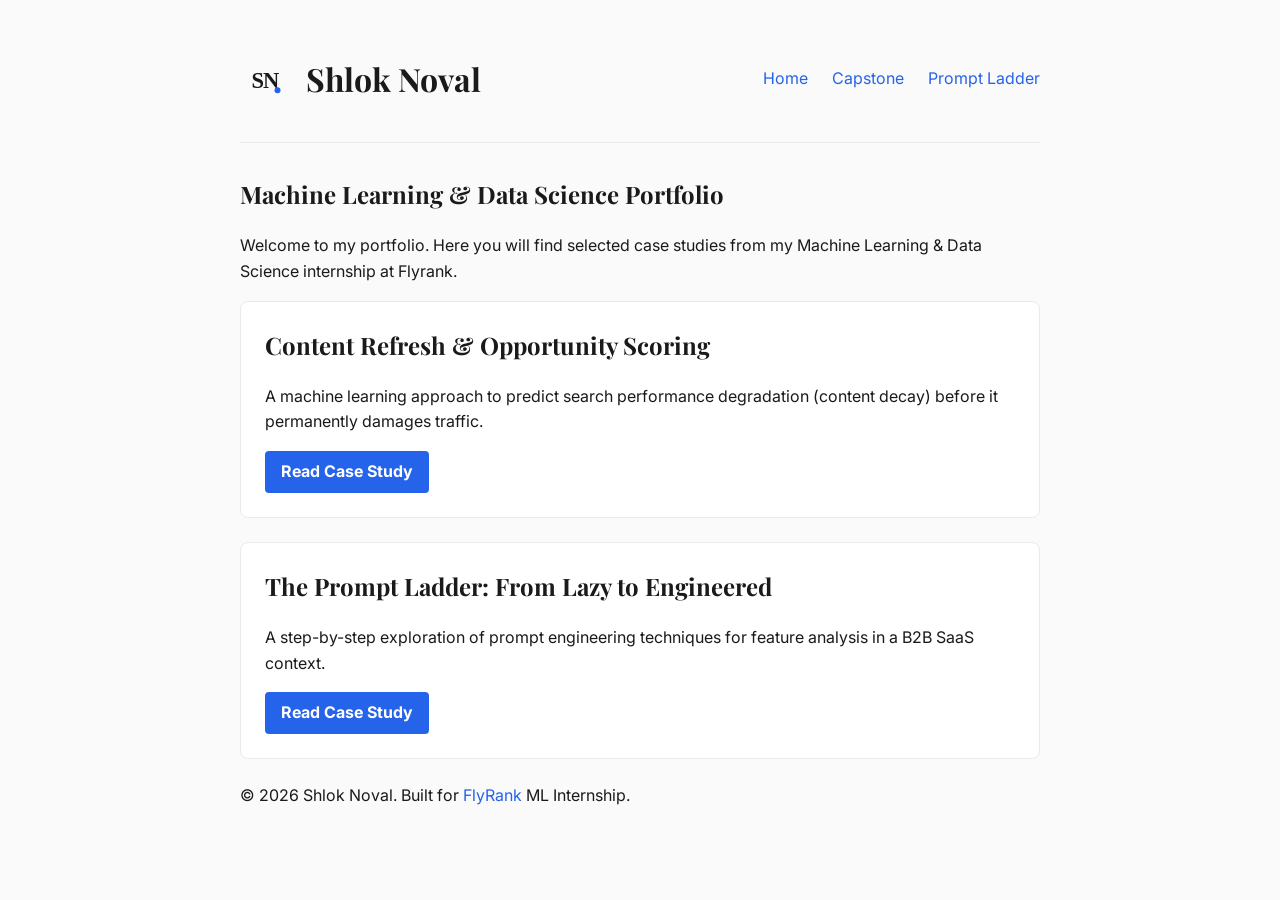
<file: docs/index.html>
<!DOCTYPE html>
<html lang="en">
<head>
    <meta charset="UTF-8">
    <meta name="viewport" content="width=device-width, initial-scale=1.0">
    <title>Shlok Noval - Portfolio</title>
    <link rel="preconnect" href="https://fonts.googleapis.com">
    <link rel="preconnect" href="https://fonts.gstatic.com" crossorigin>
    <link href="https://fonts.googleapis.com/css2?family=Inter:wght@400;600&family=Playfair+Display:wght@400;700&display=swap" rel="stylesheet">
    <link rel="stylesheet" href="css/style.css">
</head>
<body>
    <div class="container">
        <header>
            <div class="logo-container">
                <img src="assets/logo.svg" alt="SN Logo" class="logo">
                <h1>Shlok Noval</h1>
            </div>
            <nav class="nav-links">
                <a href="index.html">Home</a>
                <a href="capstone.html">Capstone</a>
                <a href="prompt-ladder.html">Prompt Ladder</a>
            </nav>
        </header>

        <main>
            <section class="intro">
                <h2>Machine Learning & Data Science Portfolio</h2>
                <p>Welcome to my portfolio. Here you will find selected case studies from my Machine Learning & Data Science internship at Flyrank.</p>
            </section>

            <section class="cases">
                <div class="case-card">
                    <h2>Content Refresh & Opportunity Scoring</h2>
                    <p>A machine learning approach to predict search performance degradation (content decay) before it permanently damages traffic.</p>
                    <a href="capstone.html" class="button">Read Case Study</a>
                </div>

                <div class="case-card">
                    <h2>The Prompt Ladder: From Lazy to Engineered</h2>
                    <p>A step-by-step exploration of prompt engineering techniques for feature analysis in a B2B SaaS context.</p>
                    <a href="prompt-ladder.html" class="button">Read Case Study</a>
                </div>
            </section>
        </main>
        
        <footer>
            <p>&copy; 2026 Shlok Noval. Built for <a href="https://flyrank.ai">FlyRank</a> ML Internship.</p>
        </footer>
    </div>
</body>
</html>
</file>
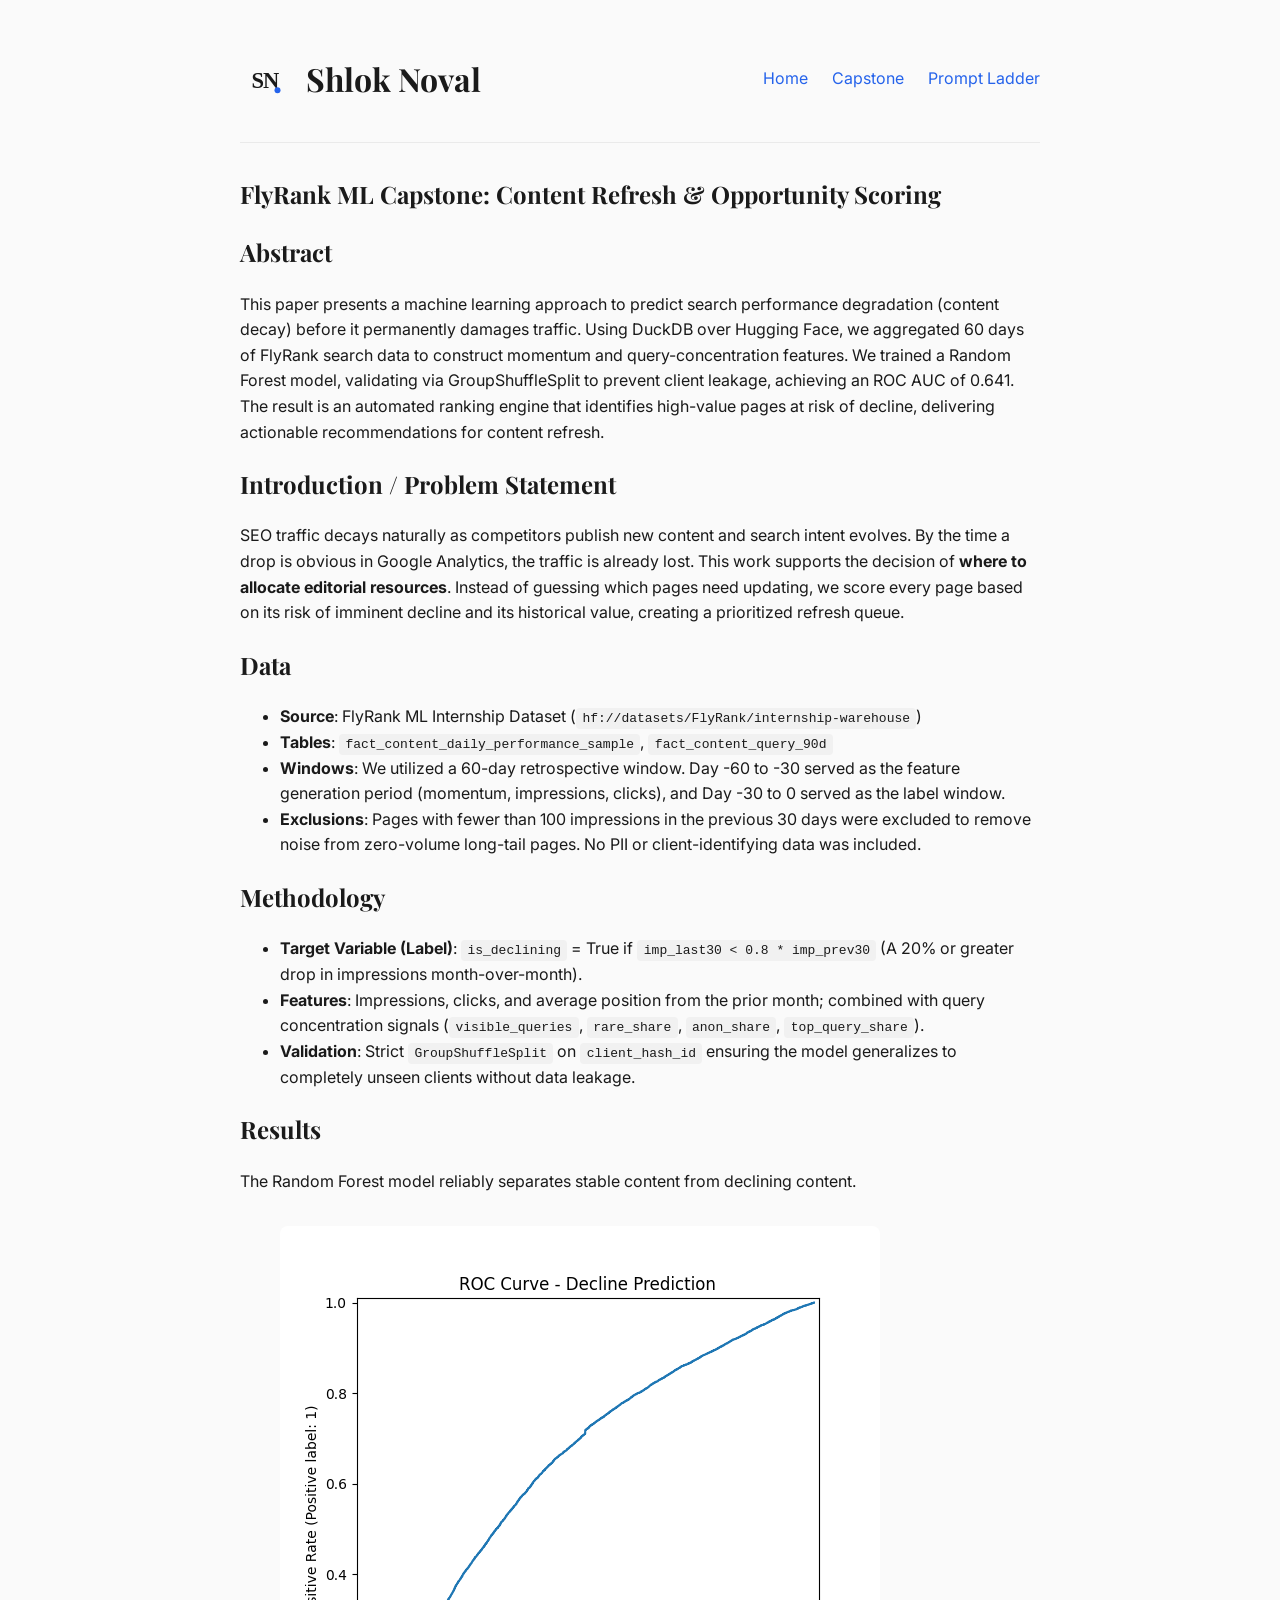
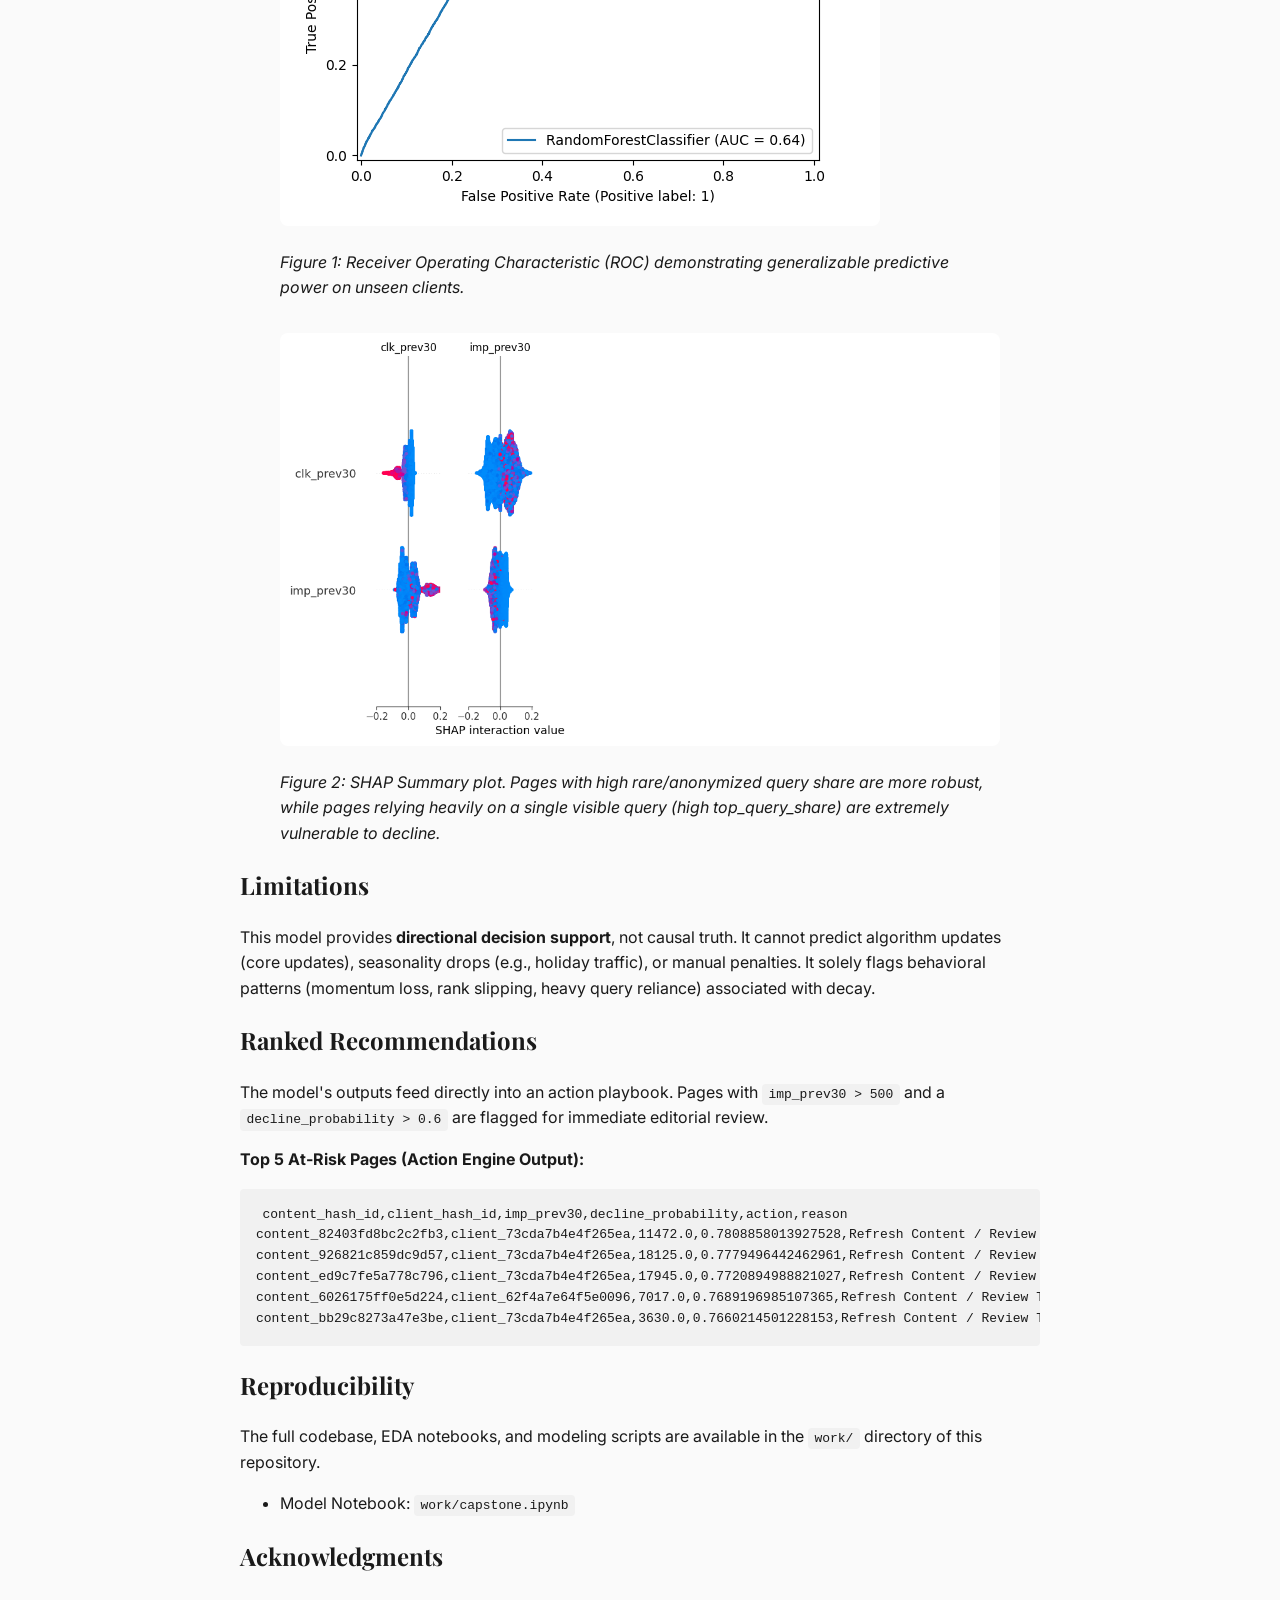
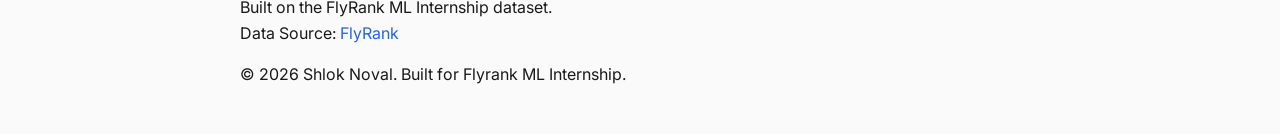
<file: docs/capstone.html>
<!DOCTYPE html>
<html lang="en">
<head>
    <meta charset="UTF-8">
    <meta name="viewport" content="width=device-width, initial-scale=1.0">
    <title>FlyRank ML Capstone - Shlok Noval</title>
    <link rel="preconnect" href="https://fonts.googleapis.com">
    <link rel="preconnect" href="https://fonts.gstatic.com" crossorigin>
    <link href="https://fonts.googleapis.com/css2?family=Inter:wght@400;600&family=Playfair+Display:wght@400;700&display=swap" rel="stylesheet">
    <link rel="stylesheet" href="css/style.css">
</head>
<body>
    <div class="container">
        <header>
            <div class="logo-container">
                <img src="assets/logo.svg" alt="SN Logo" class="logo">
                <h1>Shlok Noval</h1>
            </div>
            <nav class="nav-links">
                <a href="index.html">Home</a>
                <a href="capstone.html">Capstone</a>
                <a href="prompt-ladder.html">Prompt Ladder</a>
            </nav>
        </header>

        <main>
            <article>
                <h1>FlyRank ML Capstone: Content Refresh & Opportunity Scoring</h1>

                <h2>Abstract</h2>
                <p>This paper presents a machine learning approach to predict search performance degradation (content decay) before it permanently damages traffic. Using DuckDB over Hugging Face, we aggregated 60 days of FlyRank search data to construct momentum and query-concentration features. We trained a Random Forest model, validating via GroupShuffleSplit to prevent client leakage, achieving an ROC AUC of 0.641. The result is an automated ranking engine that identifies high-value pages at risk of decline, delivering actionable recommendations for content refresh.</p>

                <h2>Introduction / Problem Statement</h2>
                <p>SEO traffic decays naturally as competitors publish new content and search intent evolves. By the time a drop is obvious in Google Analytics, the traffic is already lost. This work supports the decision of <strong>where to allocate editorial resources</strong>. Instead of guessing which pages need updating, we score every page based on its risk of imminent decline and its historical value, creating a prioritized refresh queue.</p>

                <h2>Data</h2>
                <ul>
                    <li><strong>Source</strong>: FlyRank ML Internship Dataset (<code>hf://datasets/FlyRank/internship-warehouse</code>)</li>
                    <li><strong>Tables</strong>: <code>fact_content_daily_performance_sample</code>, <code>fact_content_query_90d</code></li>
                    <li><strong>Windows</strong>: We utilized a 60-day retrospective window. Day -60 to -30 served as the feature generation period (momentum, impressions, clicks), and Day -30 to 0 served as the label window.</li>
                    <li><strong>Exclusions</strong>: Pages with fewer than 100 impressions in the previous 30 days were excluded to remove noise from zero-volume long-tail pages. No PII or client-identifying data was included.</li>
                </ul>

                <h2>Methodology</h2>
                <ul>
                    <li><strong>Target Variable (Label)</strong>: <code>is_declining</code> = True if <code>imp_last30 &lt; 0.8 * imp_prev30</code> (A 20% or greater drop in impressions month-over-month).</li>
                    <li><strong>Features</strong>: Impressions, clicks, and average position from the prior month; combined with query concentration signals (<code>visible_queries</code>, <code>rare_share</code>, <code>anon_share</code>, <code>top_query_share</code>).</li>
                    <li><strong>Validation</strong>: Strict <code>GroupShuffleSplit</code> on <code>client_hash_id</code> ensuring the model generalizes to completely unseen clients without data leakage.</li>
                </ul>

                <h2>Results</h2>
                <p>The Random Forest model reliably separates stable content from declining content.</p>

                <figure>
                    <img src="charts/roc_curve.png" alt="ROC Curve">
                    <figcaption><em>Figure 1: Receiver Operating Characteristic (ROC) demonstrating generalizable predictive power on unseen clients.</em></figcaption>
                </figure>

                <figure>
                    <img src="charts/shap_summary.png" alt="SHAP Summary">
                    <figcaption><em>Figure 2: SHAP Summary plot. Pages with high rare/anonymized query share are more robust, while pages relying heavily on a single visible query (high top_query_share) are extremely vulnerable to decline.</em></figcaption>
                </figure>

                <h2>Limitations</h2>
                <p>This model provides <strong>directional decision support</strong>, not causal truth. It cannot predict algorithm updates (core updates), seasonality drops (e.g., holiday traffic), or manual penalties. It solely flags behavioral patterns (momentum loss, rank slipping, heavy query reliance) associated with decay.</p>

                <h2>Ranked Recommendations</h2>
                <p>The model's outputs feed directly into an action playbook. Pages with <code>imp_prev30 &gt; 500</code> and a <code>decline_probability &gt; 0.6</code> are flagged for immediate editorial review.</p>

                <p><strong>Top 5 At-Risk Pages (Action Engine Output):</strong></p>
                <pre><code>content_hash_id,client_hash_id,imp_prev30,decline_probability,action,reason
content_82403fd8bc2c2fb3,client_73cda7b4e4f265ea,11472.0,0.7808858013927528,Refresh Content / Review Target Queries,Losing CTR/Visibility
content_926821c859dc9d57,client_73cda7b4e4f265ea,18125.0,0.7779496442462961,Refresh Content / Review Target Queries,Losing CTR/Visibility
content_ed9c7fe5a778c796,client_73cda7b4e4f265ea,17945.0,0.7720894988821027,Refresh Content / Review Target Queries,Losing CTR/Visibility
content_6026175ff0e5d224,client_62f4a7e64f5e0096,7017.0,0.7689196985107365,Refresh Content / Review Target Queries,Losing CTR/Visibility
content_bb29c8273a47e3be,client_73cda7b4e4f265ea,3630.0,0.7660214501228153,Refresh Content / Review Target Queries,Falling ranks</code></pre>

                <h2>Reproducibility</h2>
                <p>The full codebase, EDA notebooks, and modeling scripts are available in the <code>work/</code> directory of this repository.</p>
                <ul>
                    <li>Model Notebook: <code>work/capstone.ipynb</code></li>
                </ul>

                <h2>Acknowledgments</h2>
                <p>Built on the FlyRank ML Internship dataset.<br>Data Source: <a href="https://flyrank.ai">FlyRank</a></p>
            </article>
        </main>
        
        <footer>
            <p>&copy; 2026 Shlok Noval. Built for Flyrank ML Internship.</p>
        </footer>
    </div>
</body>
</html>
</file>
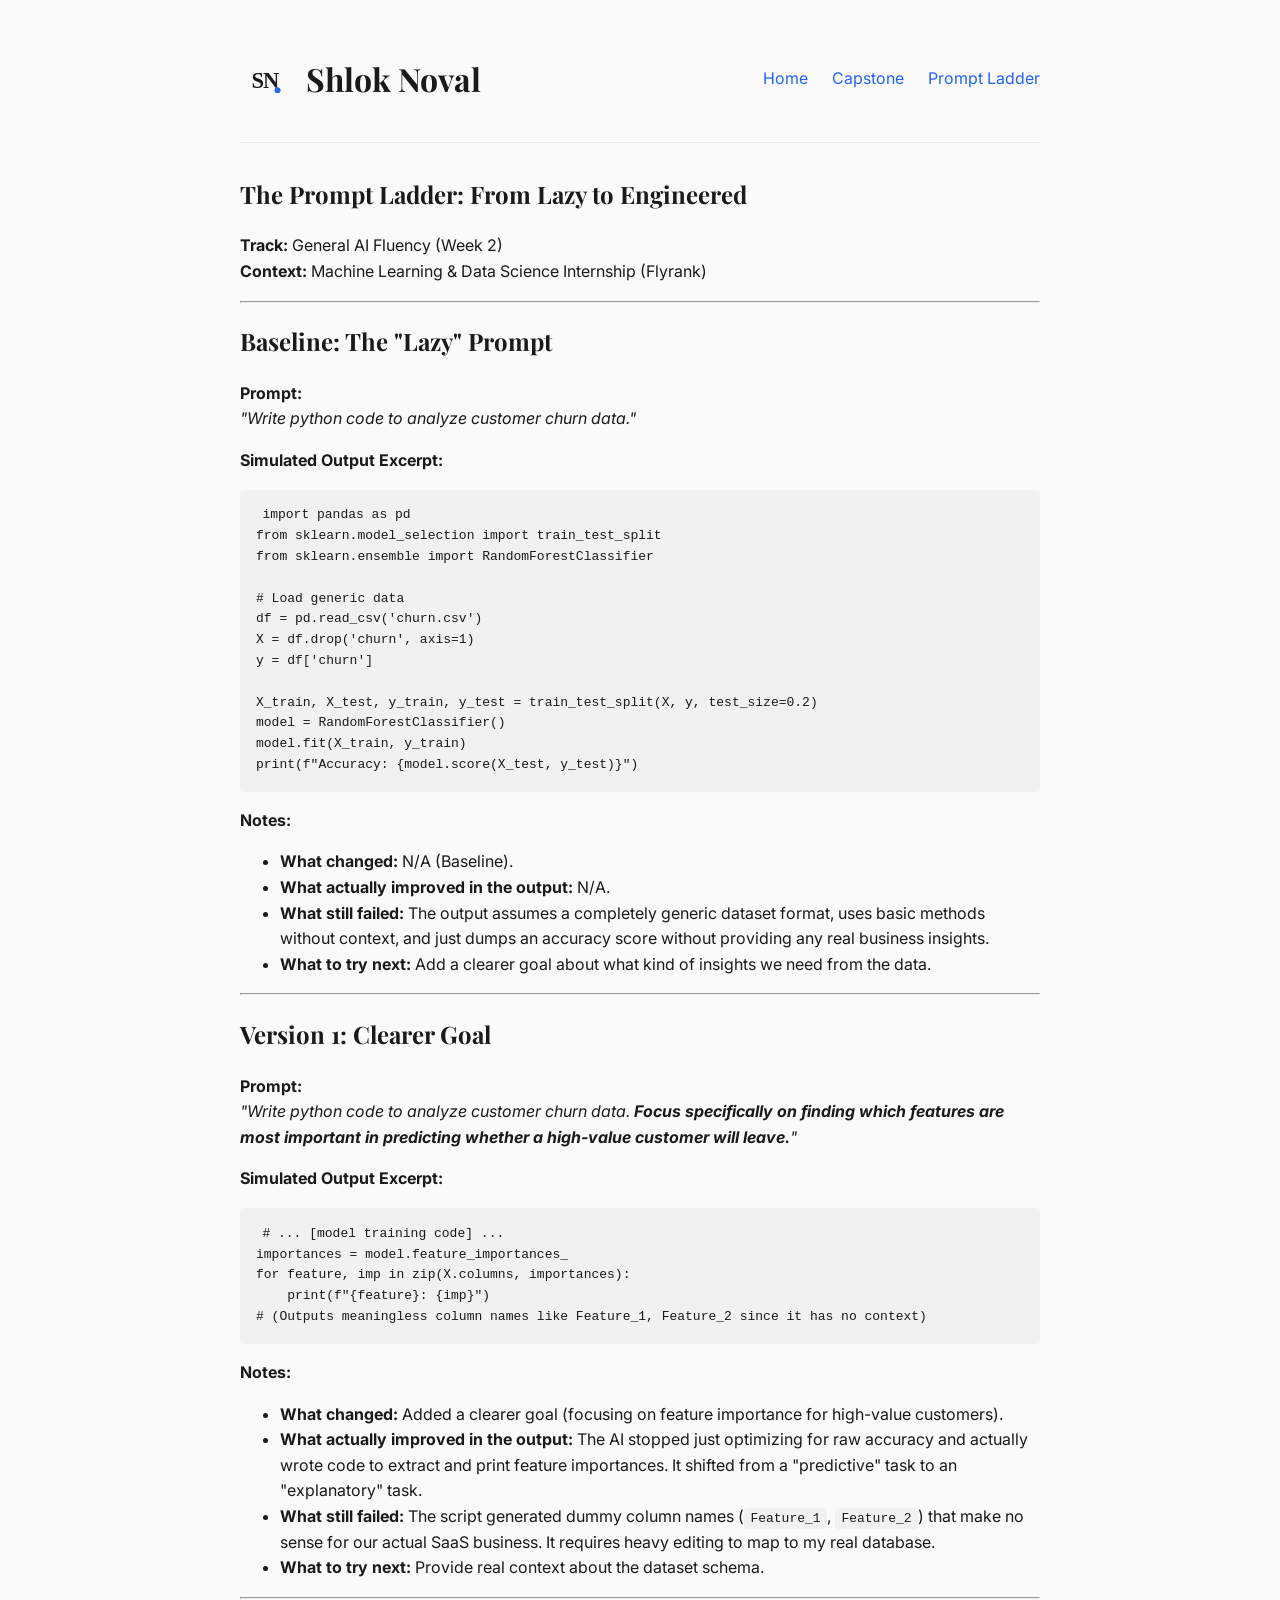
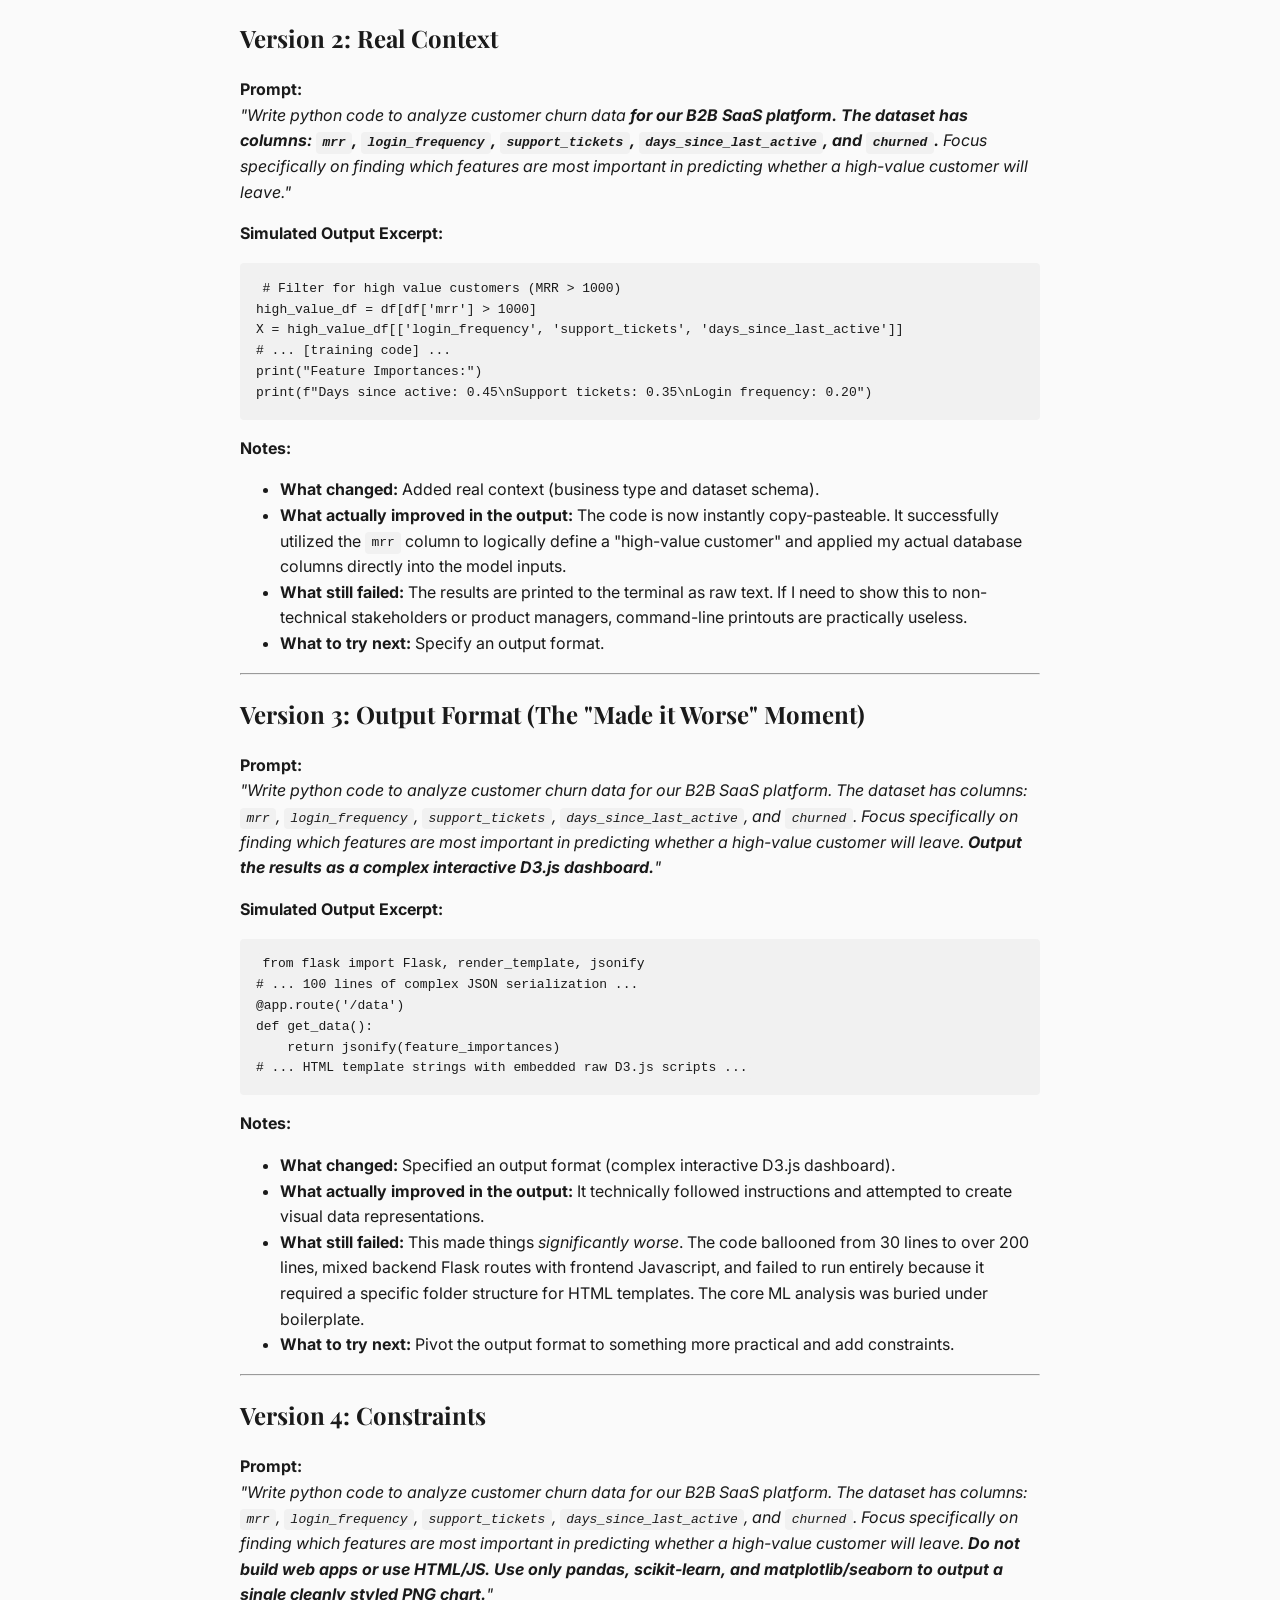
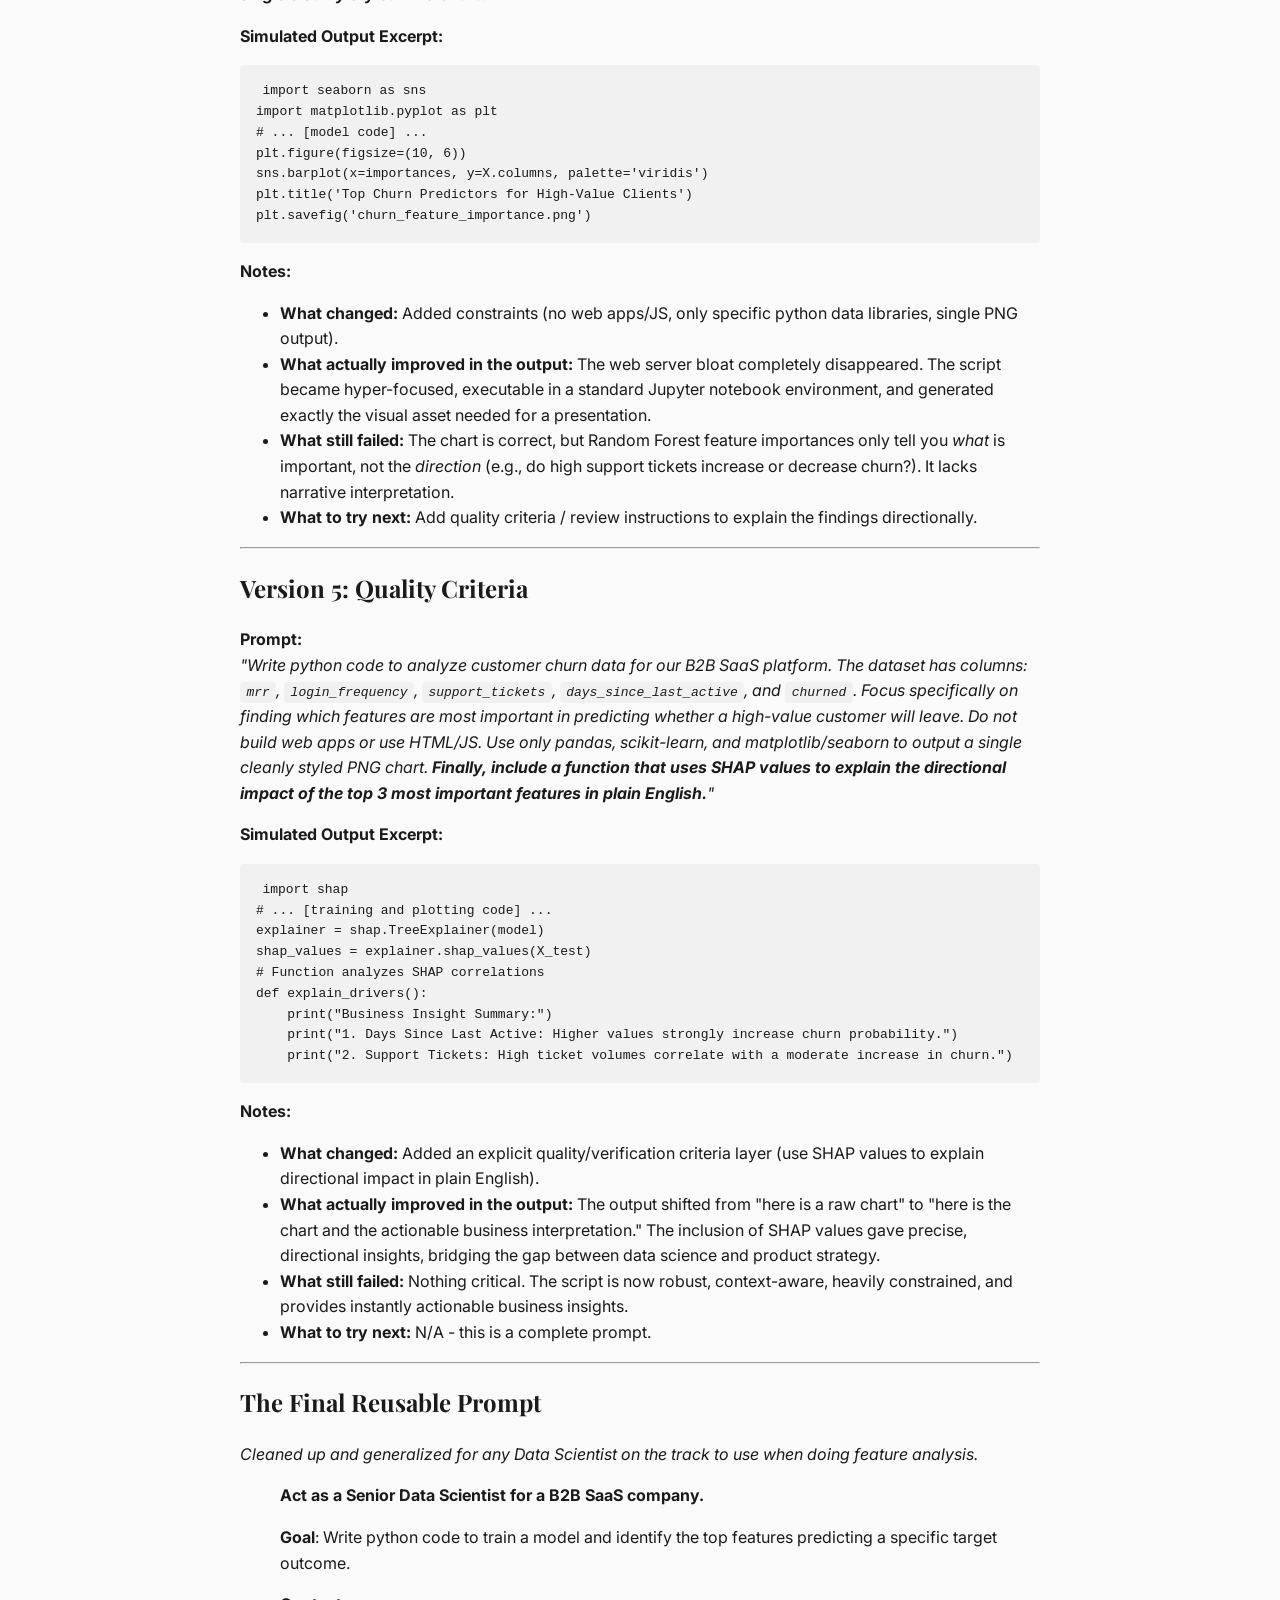
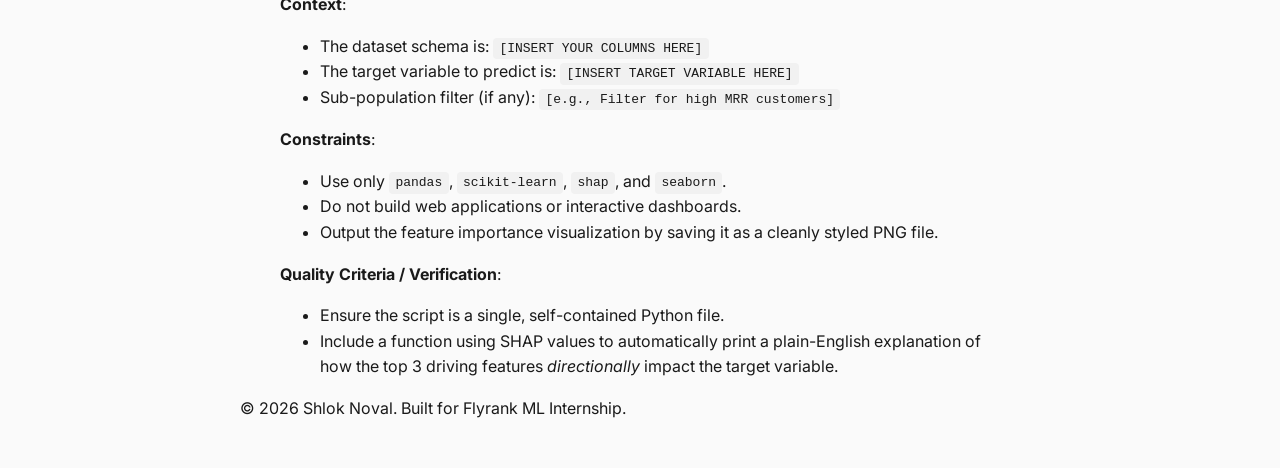
<file: docs/prompt-ladder.html>
<!DOCTYPE html>
<html lang="en">
<head>
    <meta charset="UTF-8">
    <meta name="viewport" content="width=device-width, initial-scale=1.0">
    <title>The Prompt Ladder - Shlok Noval</title>
    <link rel="preconnect" href="https://fonts.googleapis.com">
    <link rel="preconnect" href="https://fonts.gstatic.com" crossorigin>
    <link href="https://fonts.googleapis.com/css2?family=Inter:wght@400;600&family=Playfair+Display:wght@400;700&display=swap" rel="stylesheet">
    <link rel="stylesheet" href="css/style.css">
</head>
<body>
    <div class="container">
        <header>
            <div class="logo-container">
                <img src="assets/logo.svg" alt="SN Logo" class="logo">
                <h1>Shlok Noval</h1>
            </div>
            <nav class="nav-links">
                <a href="index.html">Home</a>
                <a href="capstone.html">Capstone</a>
                <a href="prompt-ladder.html">Prompt Ladder</a>
            </nav>
        </header>

        <main>
            <article>
                <h1>The Prompt Ladder: From Lazy to Engineered</h1>
                <p><strong>Track:</strong> General AI Fluency (Week 2)<br>
                <strong>Context:</strong> Machine Learning & Data Science Internship (Flyrank)</p>
                <hr>

                <h2>Baseline: The "Lazy" Prompt</h2>
                <p><strong>Prompt:</strong><br>
                <em>"Write python code to analyze customer churn data."</em></p>

                <p><strong>Simulated Output Excerpt:</strong></p>
                <pre><code>import pandas as pd
from sklearn.model_selection import train_test_split
from sklearn.ensemble import RandomForestClassifier

# Load generic data
df = pd.read_csv('churn.csv')
X = df.drop('churn', axis=1)
y = df['churn']

X_train, X_test, y_train, y_test = train_test_split(X, y, test_size=0.2)
model = RandomForestClassifier()
model.fit(X_train, y_train)
print(f"Accuracy: {model.score(X_test, y_test)}")</code></pre>

                <p><strong>Notes:</strong></p>
                <ul>
                    <li><strong>What changed:</strong> N/A (Baseline).</li>
                    <li><strong>What actually improved in the output:</strong> N/A.</li>
                    <li><strong>What still failed:</strong> The output assumes a completely generic dataset format, uses basic methods without context, and just dumps an accuracy score without providing any real business insights.</li>
                    <li><strong>What to try next:</strong> Add a clearer goal about what kind of insights we need from the data.</li>
                </ul>
                <hr>

                <h2>Version 1: Clearer Goal</h2>
                <p><strong>Prompt:</strong><br>
                <em>"Write python code to analyze customer churn data. <strong>Focus specifically on finding which features are most important in predicting whether a high-value customer will leave.</strong>"</em></p>

                <p><strong>Simulated Output Excerpt:</strong></p>
                <pre><code># ... [model training code] ...
importances = model.feature_importances_
for feature, imp in zip(X.columns, importances):
    print(f"{feature}: {imp}")
# (Outputs meaningless column names like Feature_1, Feature_2 since it has no context)</code></pre>

                <p><strong>Notes:</strong></p>
                <ul>
                    <li><strong>What changed:</strong> Added a clearer goal (focusing on feature importance for high-value customers).</li>
                    <li><strong>What actually improved in the output:</strong> The AI stopped just optimizing for raw accuracy and actually wrote code to extract and print feature importances. It shifted from a "predictive" task to an "explanatory" task.</li>
                    <li><strong>What still failed:</strong> The script generated dummy column names (<code>Feature_1</code>, <code>Feature_2</code>) that make no sense for our actual SaaS business. It requires heavy editing to map to my real database.</li>
                    <li><strong>What to try next:</strong> Provide real context about the dataset schema.</li>
                </ul>
                <hr>

                <h2>Version 2: Real Context</h2>
                <p><strong>Prompt:</strong><br>
                <em>"Write python code to analyze customer churn data <strong>for our B2B SaaS platform. The dataset has columns: <code>mrr</code>, <code>login_frequency</code>, <code>support_tickets</code>, <code>days_since_last_active</code>, and <code>churned</code>.</strong> Focus specifically on finding which features are most important in predicting whether a high-value customer will leave."</em></p>

                <p><strong>Simulated Output Excerpt:</strong></p>
                <pre><code># Filter for high value customers (MRR &gt; 1000)
high_value_df = df[df['mrr'] &gt; 1000]
X = high_value_df[['login_frequency', 'support_tickets', 'days_since_last_active']]
# ... [training code] ...
print("Feature Importances:")
print(f"Days since active: 0.45\nSupport tickets: 0.35\nLogin frequency: 0.20")</code></pre>

                <p><strong>Notes:</strong></p>
                <ul>
                    <li><strong>What changed:</strong> Added real context (business type and dataset schema).</li>
                    <li><strong>What actually improved in the output:</strong> The code is now instantly copy-pasteable. It successfully utilized the <code>mrr</code> column to logically define a "high-value customer" and applied my actual database columns directly into the model inputs.</li>
                    <li><strong>What still failed:</strong> The results are printed to the terminal as raw text. If I need to show this to non-technical stakeholders or product managers, command-line printouts are practically useless.</li>
                    <li><strong>What to try next:</strong> Specify an output format.</li>
                </ul>
                <hr>

                <h2>Version 3: Output Format (The "Made it Worse" Moment)</h2>
                <p><strong>Prompt:</strong><br>
                <em>"Write python code to analyze customer churn data for our B2B SaaS platform. The dataset has columns: <code>mrr</code>, <code>login_frequency</code>, <code>support_tickets</code>, <code>days_since_last_active</code>, and <code>churned</code>. Focus specifically on finding which features are most important in predicting whether a high-value customer will leave. <strong>Output the results as a complex interactive D3.js dashboard.</strong>"</em></p>

                <p><strong>Simulated Output Excerpt:</strong></p>
                <pre><code>from flask import Flask, render_template, jsonify
# ... 100 lines of complex JSON serialization ...
@app.route('/data')
def get_data():
    return jsonify(feature_importances)
# ... HTML template strings with embedded raw D3.js scripts ...</code></pre>

                <p><strong>Notes:</strong></p>
                <ul>
                    <li><strong>What changed:</strong> Specified an output format (complex interactive D3.js dashboard).</li>
                    <li><strong>What actually improved in the output:</strong> It technically followed instructions and attempted to create visual data representations.</li>
                    <li><strong>What still failed:</strong> This made things <em>significantly worse</em>. The code ballooned from 30 lines to over 200 lines, mixed backend Flask routes with frontend Javascript, and failed to run entirely because it required a specific folder structure for HTML templates. The core ML analysis was buried under boilerplate.</li>
                    <li><strong>What to try next:</strong> Pivot the output format to something more practical and add constraints.</li>
                </ul>
                <hr>

                <h2>Version 4: Constraints</h2>
                <p><strong>Prompt:</strong><br>
                <em>"Write python code to analyze customer churn data for our B2B SaaS platform. The dataset has columns: <code>mrr</code>, <code>login_frequency</code>, <code>support_tickets</code>, <code>days_since_last_active</code>, and <code>churned</code>. Focus specifically on finding which features are most important in predicting whether a high-value customer will leave. <strong>Do not build web apps or use HTML/JS. Use only pandas, scikit-learn, and matplotlib/seaborn to output a single cleanly styled PNG chart.</strong>"</em></p>

                <p><strong>Simulated Output Excerpt:</strong></p>
                <pre><code>import seaborn as sns
import matplotlib.pyplot as plt
# ... [model code] ...
plt.figure(figsize=(10, 6))
sns.barplot(x=importances, y=X.columns, palette='viridis')
plt.title('Top Churn Predictors for High-Value Clients')
plt.savefig('churn_feature_importance.png')</code></pre>

                <p><strong>Notes:</strong></p>
                <ul>
                    <li><strong>What changed:</strong> Added constraints (no web apps/JS, only specific python data libraries, single PNG output).</li>
                    <li><strong>What actually improved in the output:</strong> The web server bloat completely disappeared. The script became hyper-focused, executable in a standard Jupyter notebook environment, and generated exactly the visual asset needed for a presentation.</li>
                    <li><strong>What still failed:</strong> The chart is correct, but Random Forest feature importances only tell you <em>what</em> is important, not the <em>direction</em> (e.g., do high support tickets increase or decrease churn?). It lacks narrative interpretation.</li>
                    <li><strong>What to try next:</strong> Add quality criteria / review instructions to explain the findings directionally.</li>
                </ul>
                <hr>

                <h2>Version 5: Quality Criteria</h2>
                <p><strong>Prompt:</strong><br>
                <em>"Write python code to analyze customer churn data for our B2B SaaS platform. The dataset has columns: <code>mrr</code>, <code>login_frequency</code>, <code>support_tickets</code>, <code>days_since_last_active</code>, and <code>churned</code>. Focus specifically on finding which features are most important in predicting whether a high-value customer will leave. Do not build web apps or use HTML/JS. Use only pandas, scikit-learn, and matplotlib/seaborn to output a single cleanly styled PNG chart. <strong>Finally, include a function that uses SHAP values to explain the directional impact of the top 3 most important features in plain English.</strong>"</em></p>

                <p><strong>Simulated Output Excerpt:</strong></p>
                <pre><code>import shap
# ... [training and plotting code] ...
explainer = shap.TreeExplainer(model)
shap_values = explainer.shap_values(X_test)
# Function analyzes SHAP correlations
def explain_drivers():
    print("Business Insight Summary:")
    print("1. Days Since Last Active: Higher values strongly increase churn probability.")
    print("2. Support Tickets: High ticket volumes correlate with a moderate increase in churn.")</code></pre>

                <p><strong>Notes:</strong></p>
                <ul>
                    <li><strong>What changed:</strong> Added an explicit quality/verification criteria layer (use SHAP values to explain directional impact in plain English).</li>
                    <li><strong>What actually improved in the output:</strong> The output shifted from "here is a raw chart" to "here is the chart and the actionable business interpretation." The inclusion of SHAP values gave precise, directional insights, bridging the gap between data science and product strategy.</li>
                    <li><strong>What still failed:</strong> Nothing critical. The script is now robust, context-aware, heavily constrained, and provides instantly actionable business insights.</li>
                    <li><strong>What to try next:</strong> N/A - this is a complete prompt.</li>
                </ul>
                <hr>

                <h2>The Final Reusable Prompt</h2>
                <p><em>Cleaned up and generalized for any Data Scientist on the track to use when doing feature analysis.</em></p>

                <blockquote>
                    <p><strong>Act as a Senior Data Scientist for a B2B SaaS company.</strong></p>
                    <p><strong>Goal</strong>: Write python code to train a model and identify the top features predicting a specific target outcome.</p>
                    <p><strong>Context</strong>:</p>
                    <ul>
                        <li>The dataset schema is: <code>[INSERT YOUR COLUMNS HERE]</code></li>
                        <li>The target variable to predict is: <code>[INSERT TARGET VARIABLE HERE]</code></li>
                        <li>Sub-population filter (if any): <code>[e.g., Filter for high MRR customers]</code></li>
                    </ul>
                    <p><strong>Constraints</strong>:</p>
                    <ul>
                        <li>Use only <code>pandas</code>, <code>scikit-learn</code>, <code>shap</code>, and <code>seaborn</code>.</li>
                        <li>Do not build web applications or interactive dashboards.</li>
                        <li>Output the feature importance visualization by saving it as a cleanly styled PNG file.</li>
                    </ul>
                    <p><strong>Quality Criteria / Verification</strong>:</p>
                    <ul>
                        <li>Ensure the script is a single, self-contained Python file.</li>
                        <li>Include a function using SHAP values to automatically print a plain-English explanation of how the top 3 driving features <em>directionally</em> impact the target variable.</li>
                    </ul>
                </blockquote>
            </article>
        </main>
        
        <footer>
            <p>&copy; 2026 Shlok Noval. Built for Flyrank ML Internship.</p>
        </footer>
    </div>
</body>
</html>
</file>
<file: docs/css/style.css>
:root {
  --bg-color: #FAFAFA;
  --text-color: #1A1A1A;
  --main-color: #2563EB;
  --accent-color: #F59E0B;
}
body {
  font-family: 'Inter', sans-serif;
  background-color: var(--bg-color);
  color: var(--text-color);
  line-height: 1.6;
  margin: 0;
  padding: 0;
}
h1, h2, h3, h4, h5, h6 {
  font-family: 'Playfair Display', serif;
  color: var(--text-color);
}
a {
  color: var(--main-color);
  text-decoration: none;
}
a:hover {
  text-decoration: underline;
  color: var(--accent-color);
}
.container {
  max-width: 800px;
  margin: 0 auto;
  padding: 2rem;
}
header {
  display: flex;
  align-items: center;
  justify-content: space-between;
  border-bottom: 1px solid #eaeaea;
  padding-bottom: 1rem;
  margin-bottom: 2rem;
}
.logo-container {
  display: flex;
  align-items: center;
  gap: 1rem;
}
.logo {
  width: 50px;
  height: 50px;
}
.nav-links {
  display: flex;
  gap: 1.5rem;
}
.case-card {
  border: 1px solid #eaeaea;
  border-radius: 8px;
  padding: 1.5rem;
  margin-bottom: 1.5rem;
  background: white;
  transition: box-shadow 0.2s;
}
.case-card:hover {
  box-shadow: 0 4px 6px rgba(0,0,0,0.05);
}
.case-card h2 {
  margin-top: 0;
}
.button {
  display: inline-block;
  background-color: var(--main-color);
  color: white;
  padding: 0.5rem 1rem;
  border-radius: 4px;
  font-weight: bold;
}
.button:hover {
  background-color: var(--accent-color);
  color: white;
  text-decoration: none;
}
pre {
  background: #f1f1f1;
  padding: 1rem;
  border-radius: 4px;
  overflow-x: auto;
}
code {
  font-family: monospace;
  background: #f1f1f1;
  padding: 0.2rem 0.4rem;
  border-radius: 4px;
}
img {
  max-width: 100%;
  height: auto;
  border-radius: 8px;
  margin: 1rem 0;
}
</file>
